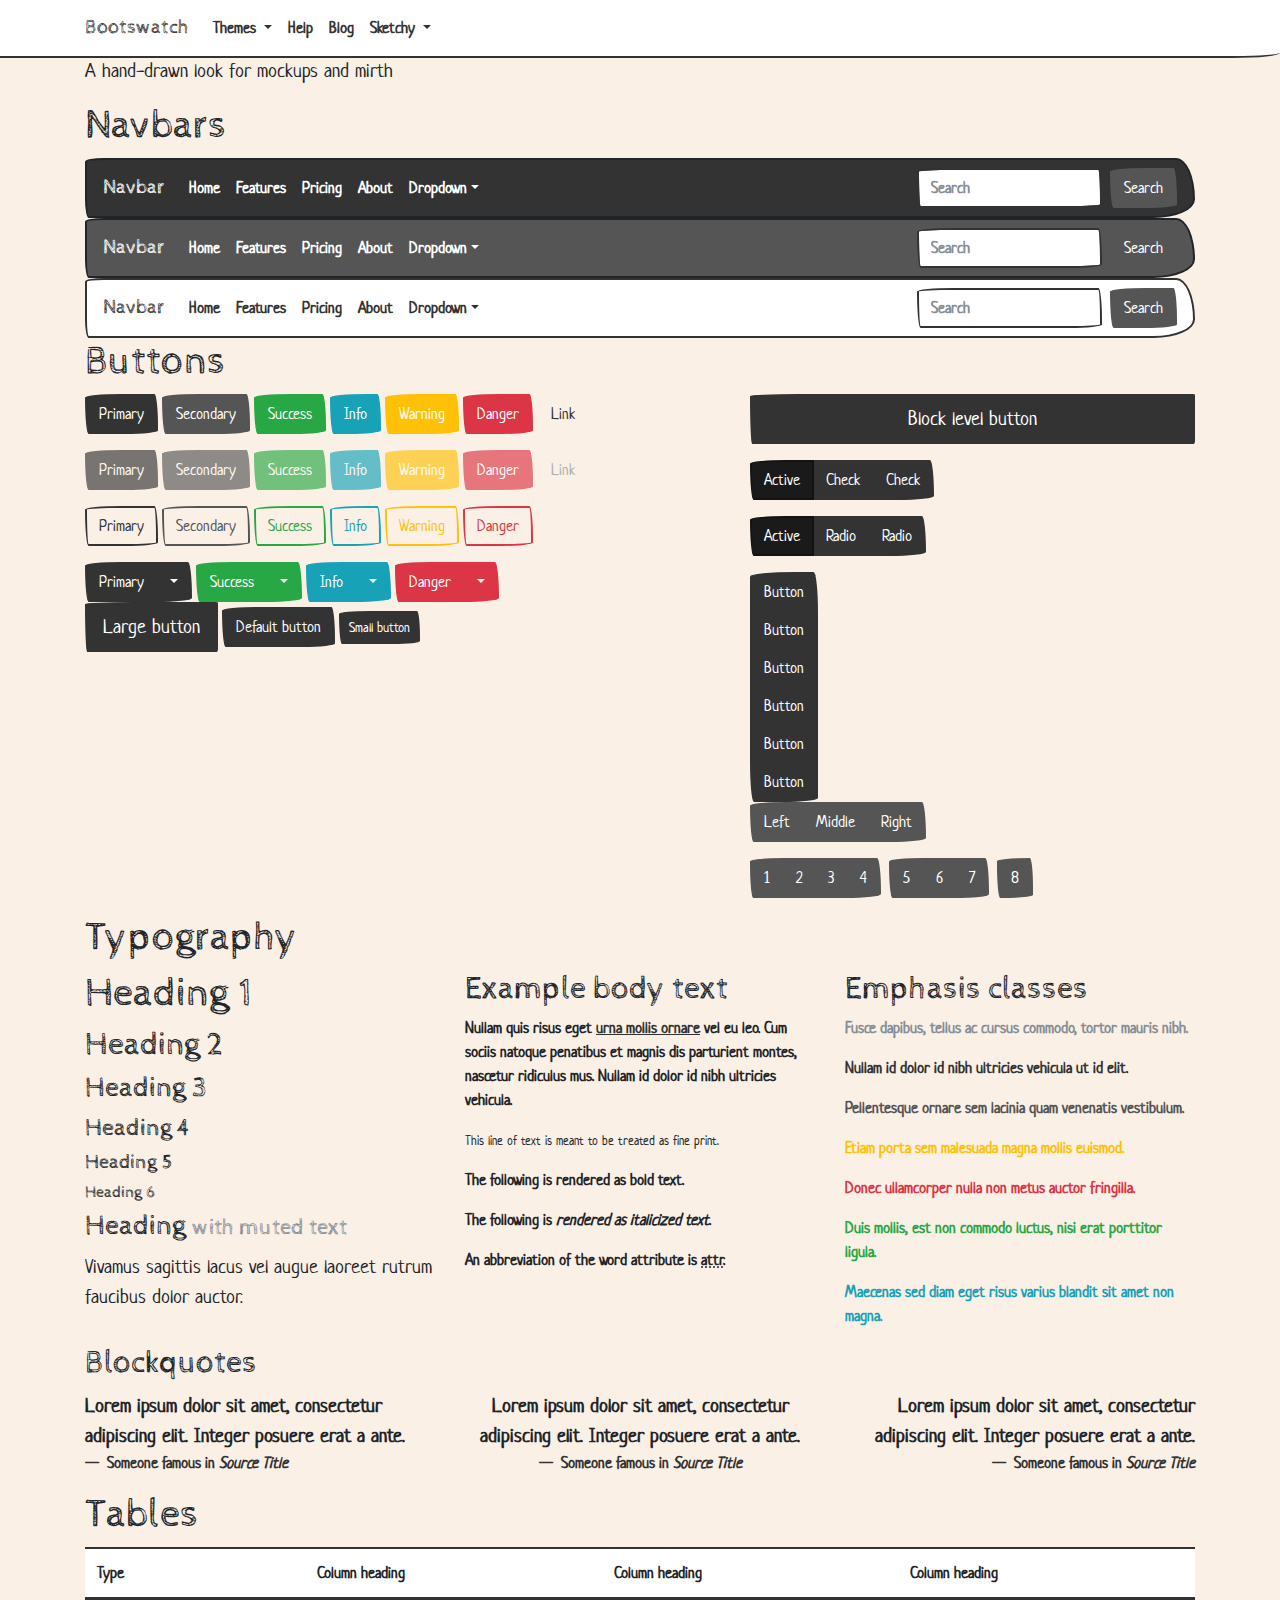
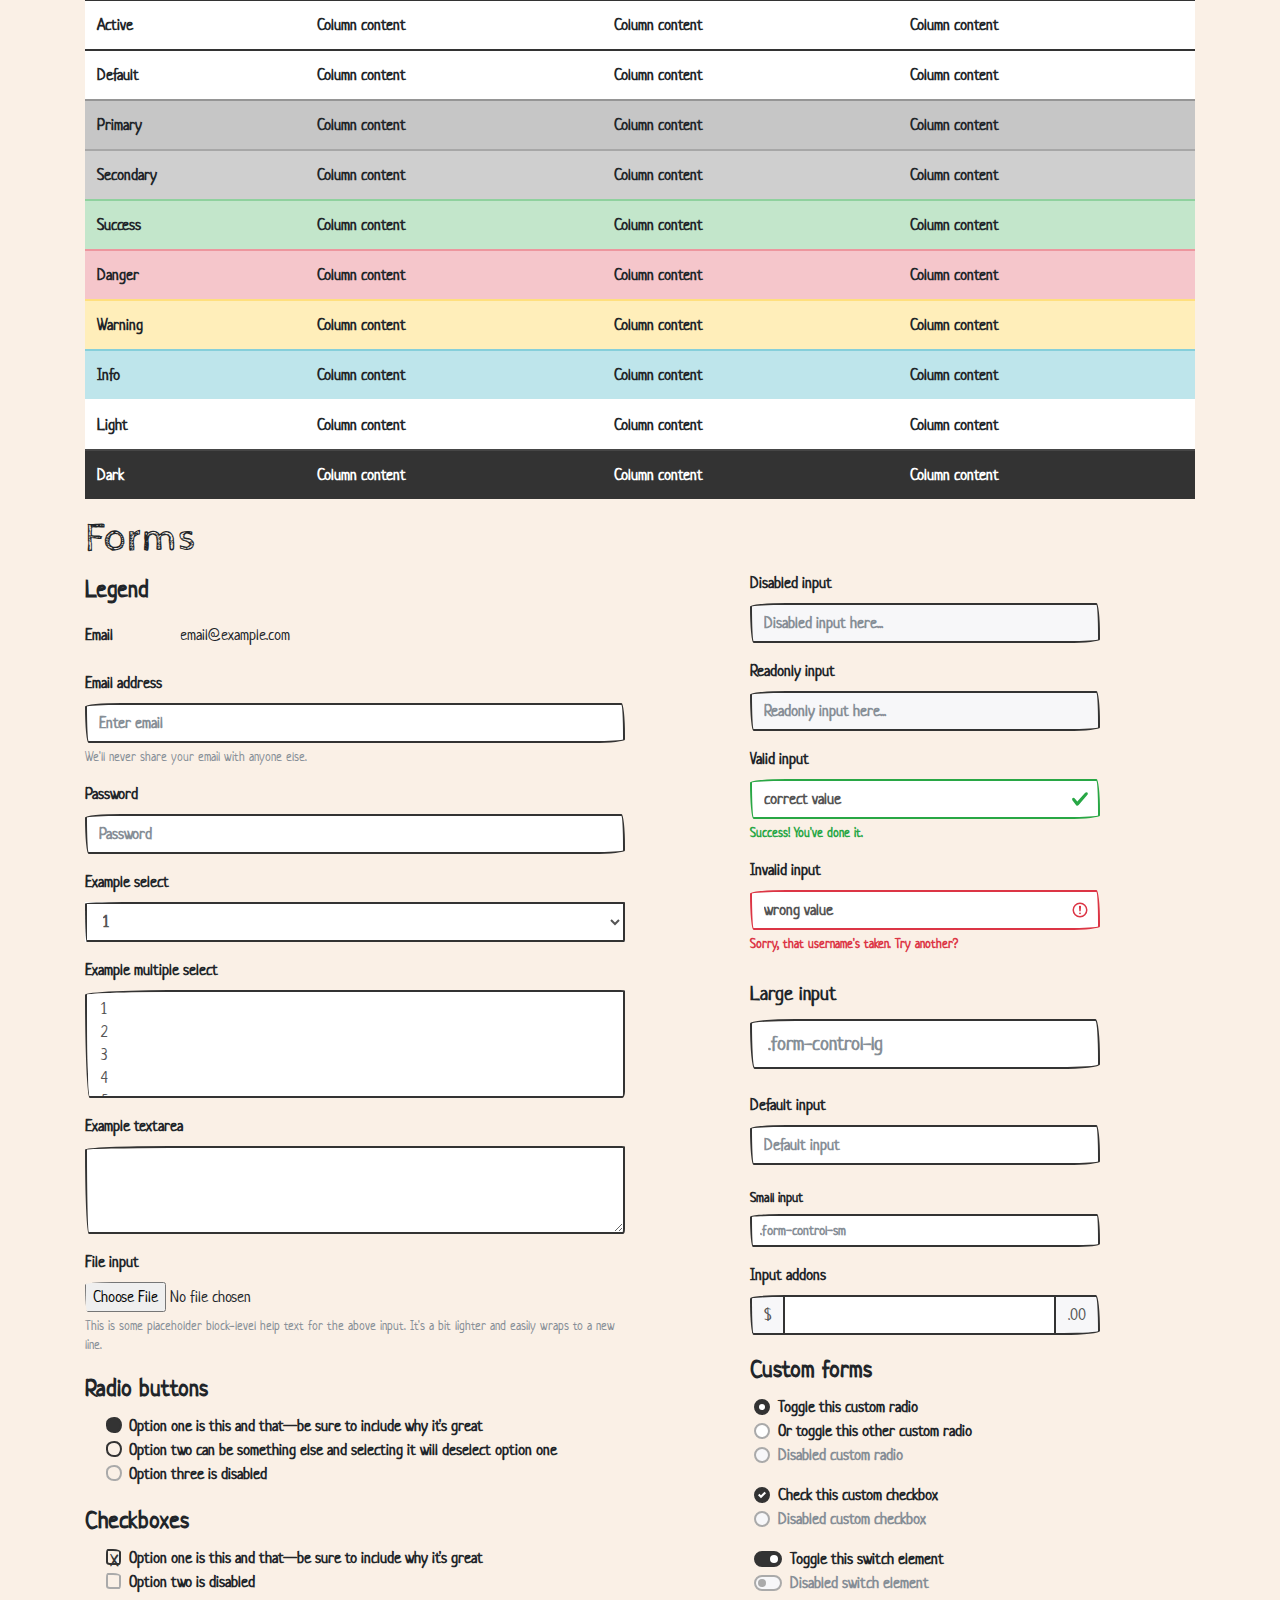
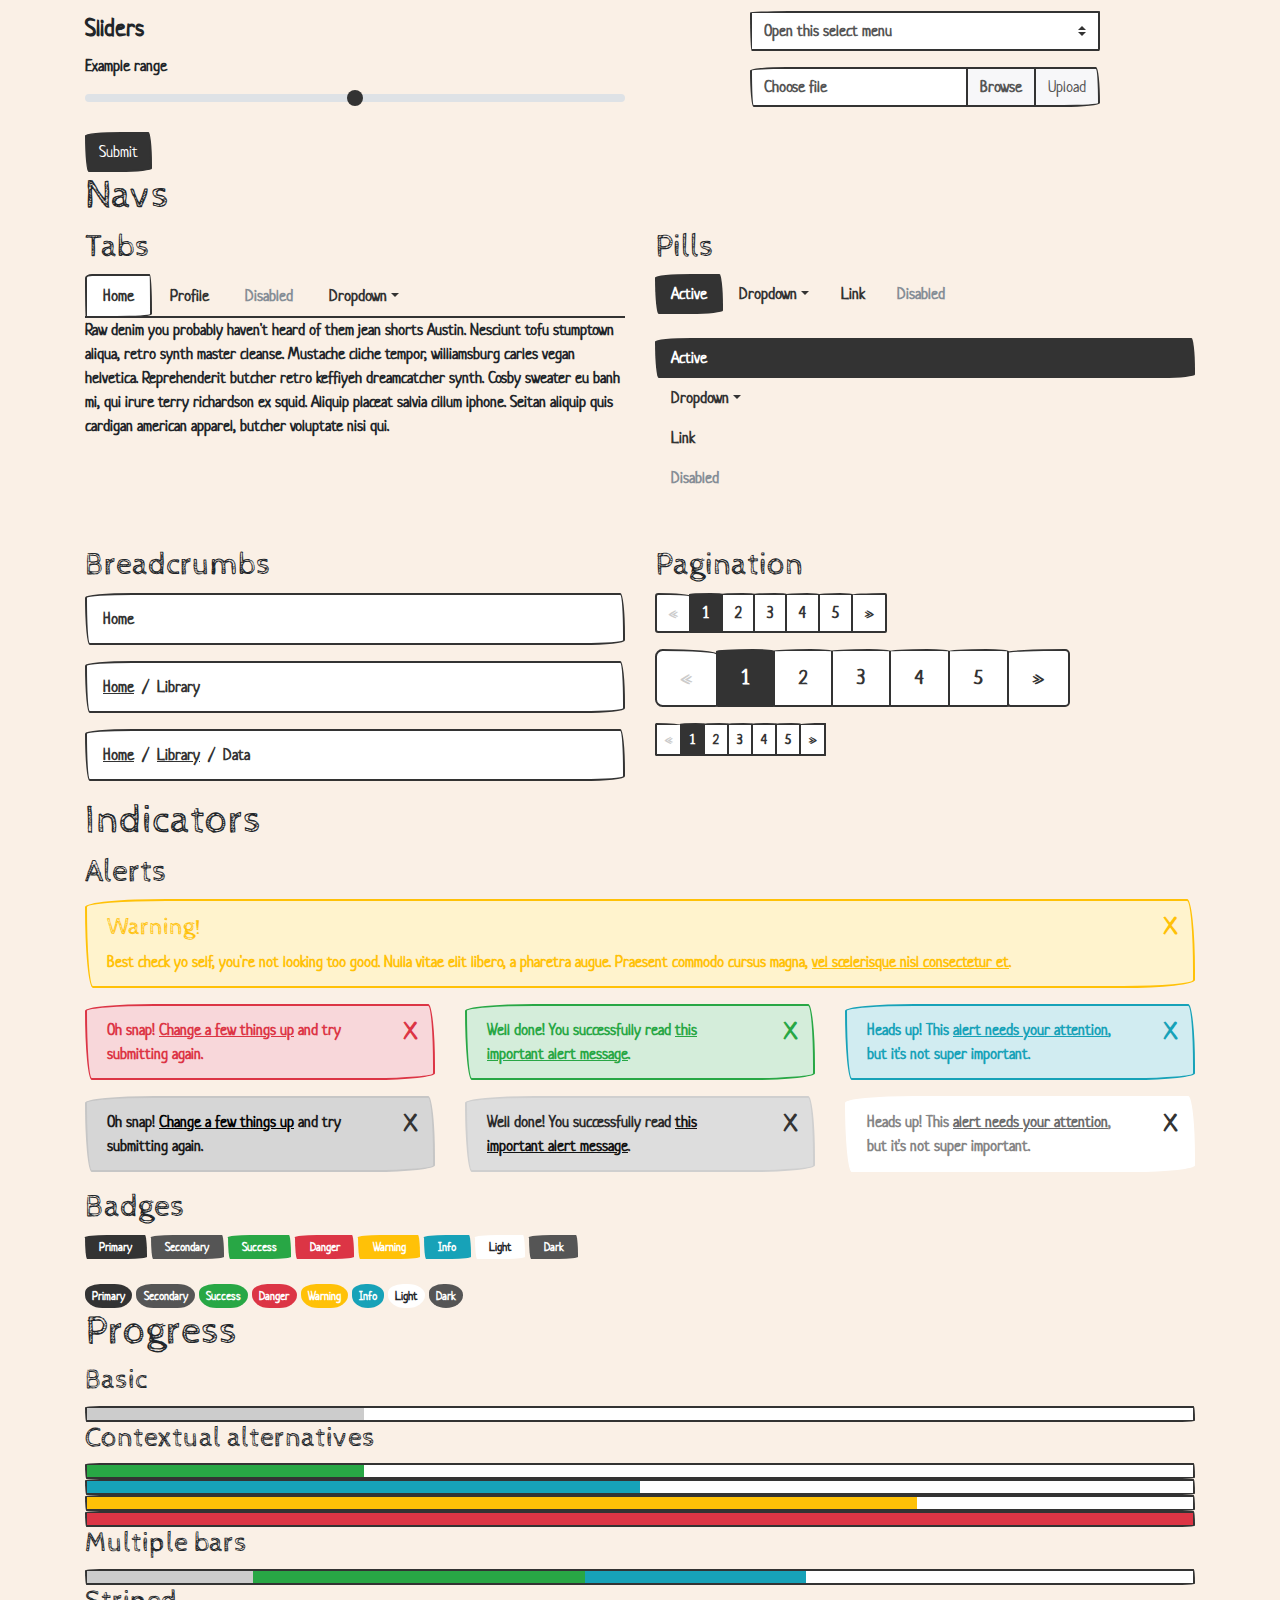
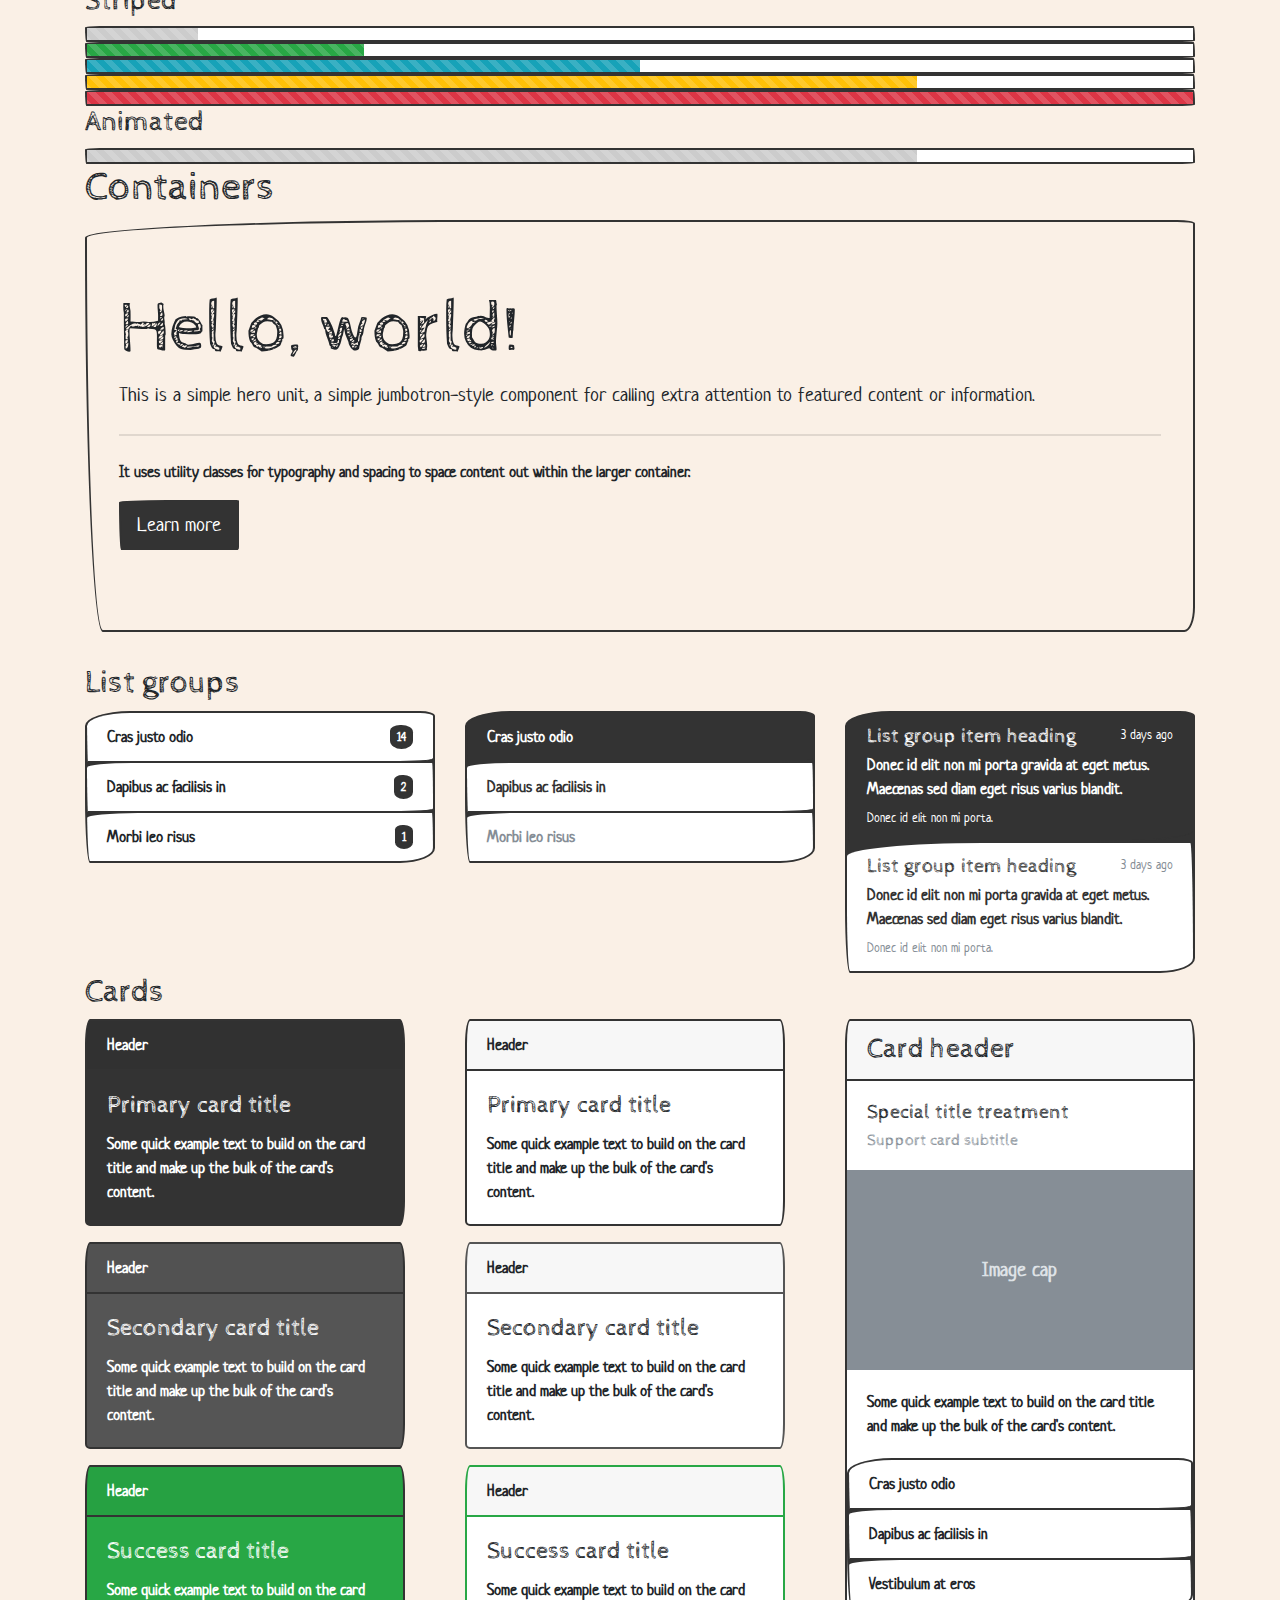
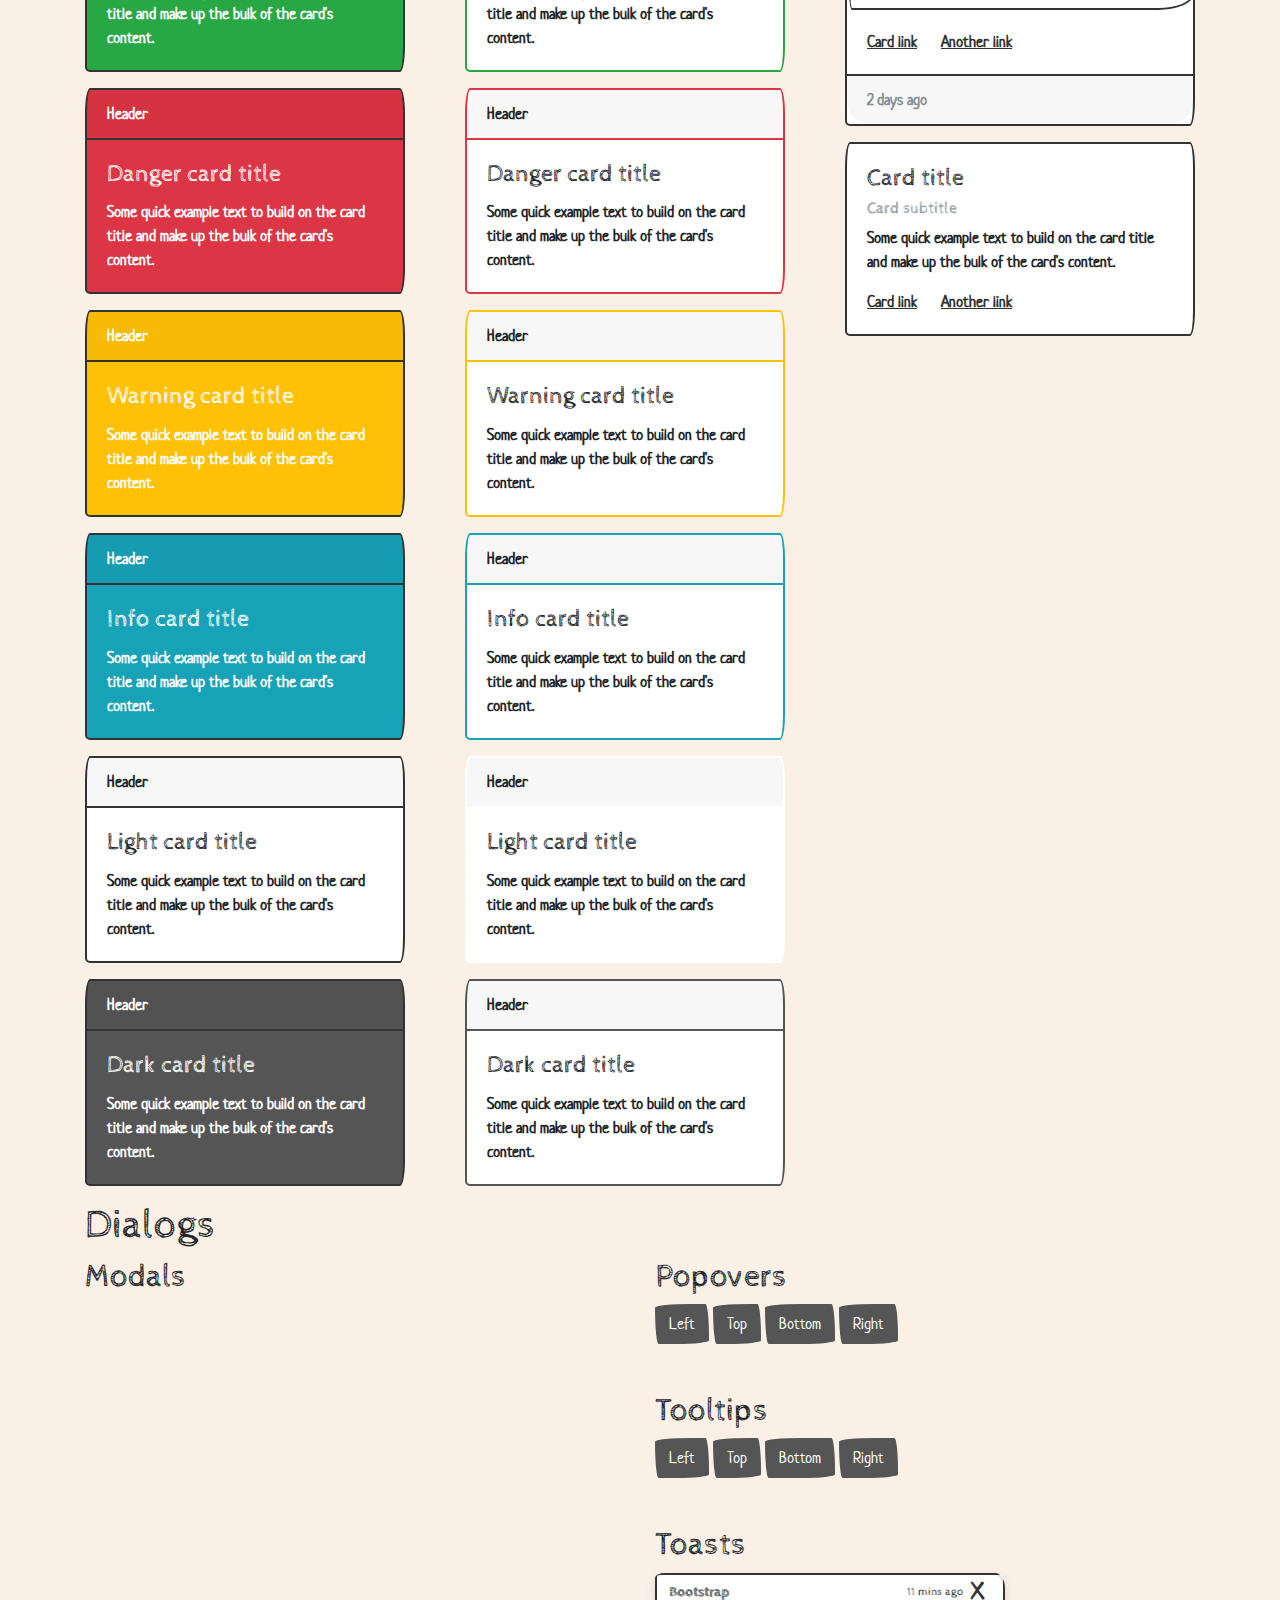
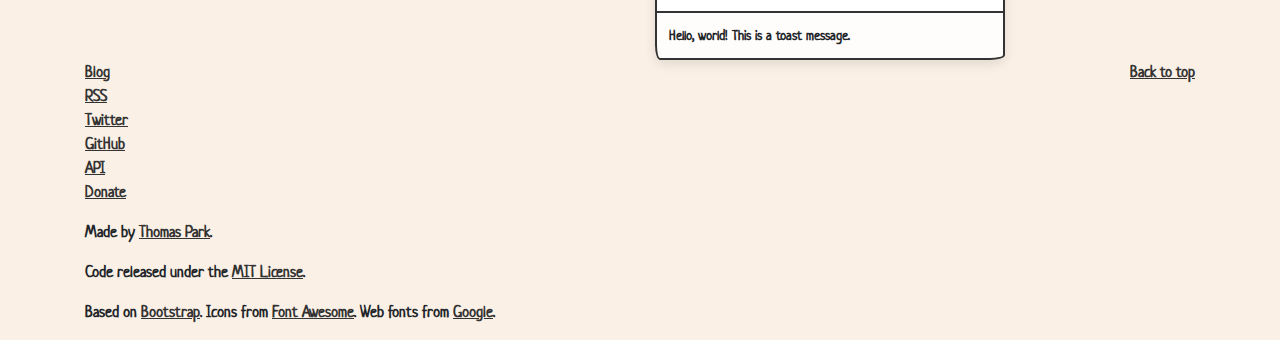
<file: boostswatch.html>
<!DOCTYPE html>
<html lang="en">
  <head>
    <meta charset="utf-8" />
    <title>Bootswatch: Sketchy</title>
    <meta name="viewport" content="width=device-width, initial-scale=1" />
    <link rel="stylesheet" href="./bootstrap.css" />
    <!-- Global Site Tag (gtag.js) - Google Analytics -->
    <script
      async
      src="https://www.googletagmanager.com/gtag/js?id=UA-23019901-1"
    ></script>
    <script>
      window.dataLayer = window.dataLayer || [];
      function gtag() {
        dataLayer.push(arguments);
      }
      gtag("js", new Date());

      gtag("config", "UA-23019901-1");
    </script>
  </head>
  <body>
    <div class="navbar navbar-expand-lg fixed-top navbar-light bg-light">
      <div class="container">
        <a href="../" class="navbar-brand">Bootswatch</a>
        <button
          class="navbar-toggler"
          type="button"
          data-toggle="collapse"
          data-target="#navbarResponsive"
          aria-controls="navbarResponsive"
          aria-expanded="false"
          aria-label="Toggle navigation"
        >
          <span class="navbar-toggler-icon"></span>
        </button>
        <div class="collapse navbar-collapse" id="navbarResponsive">
          <ul class="navbar-nav">
            <li class="nav-item dropdown">
              <a
                class="nav-link dropdown-toggle"
                data-toggle="dropdown"
                href="#"
                id="themes"
                >Themes <span class="caret"></span
              ></a>
              <div class="dropdown-menu" aria-labelledby="themes">
                <a class="dropdown-item" href="../default/">Default</a>
                <div class="dropdown-divider"></div>
                <a class="dropdown-item" href="../cerulean/">Cerulean</a>
                <a class="dropdown-item" href="../cosmo/">Cosmo</a>
                <a class="dropdown-item" href="../cyborg/">Cyborg</a>
                <a class="dropdown-item" href="../darkly/">Darkly</a>
                <a class="dropdown-item" href="../flatly/">Flatly</a>
                <a class="dropdown-item" href="../journal/">Journal</a>
                <a class="dropdown-item" href="../litera/">Litera</a>
                <a class="dropdown-item" href="../lumen/">Lumen</a>
                <a class="dropdown-item" href="../lux/">Lux</a>
                <a class="dropdown-item" href="../materia/">Materia</a>
                <a class="dropdown-item" href="../minty/">Minty</a>
                <a class="dropdown-item" href="../pulse/">Pulse</a>
                <a class="dropdown-item" href="../sandstone/">Sandstone</a>
                <a class="dropdown-item" href="../simplex/">Simplex</a>
                <a class="dropdown-item" href="../sketchy/">Sketchy</a>
                <a class="dropdown-item" href="../slate/">Slate</a>
                <a class="dropdown-item" href="../solar/">Solar</a>
                <a class="dropdown-item" href="../spacelab/">Spacelab</a>
                <a class="dropdown-item" href="../superhero/">Superhero</a>
                <a class="dropdown-item" href="../united/">United</a>
                <a class="dropdown-item" href="../yeti/">Yeti</a>
              </div>
            </li>
            <li class="nav-item">
              <a class="nav-link" href="../help/">Help</a>
            </li>
            <li class="nav-item">
              <a class="nav-link" href="https://blog.bootswatch.com/">Blog</a>
            </li>
            <li class="nav-item dropdown">
              <a
                class="nav-link dropdown-toggle"
                data-toggle="dropdown"
                href="#"
                id="download"
                >Sketchy <span class="caret"></span
              ></a>
              <div class="dropdown-menu" aria-labelledby="download">
                <a
                  class="dropdown-item"
                  rel="noopener"
                  target="_blank"
                  href="https://jsfiddle.net/bootswatch/gbuemo39/"
                  >Open in JSFiddle</a
                >
                <div class="dropdown-divider"></div>
                <a
                  class="dropdown-item"
                  href="../4/sketchy/bootstrap.min.css"
                  download
                  >bootstrap.min.css</a
                >
                <a
                  class="dropdown-item"
                  href="../4/sketchy/bootstrap.css"
                  download
                  >bootstrap.css</a
                >
                <div class="dropdown-divider"></div>
                <a
                  class="dropdown-item"
                  href="../4/sketchy/_variables.scss"
                  download
                  >_variables.scss</a
                >
                <a
                  class="dropdown-item"
                  href="../4/sketchy/_bootswatch.scss"
                  download
                  >_bootswatch.scss</a
                >
              </div>
            </li>
          </ul>
        </div>
      </div>
    </div>

    <div class="container">
      <div class="page-header" id="banner">
        <div class="row">
          <div class="col-lg-8 col-md-7 col-sm-6">
            <h1>Sketchy</h1>
            <p class="lead">A hand-drawn look for mockups and mirth</p>
          </div>
          <div class="col-lg-4 col-md-5 col-sm-6">
            <div class="sponsor">
              <script
                async
                src="https://cdn.carbonads.com/carbon.js?serve=CKYIE23N&placement=bootswatchcom"
                id="_carbonads_js"
              ></script>
            </div>
          </div>
        </div>
      </div>

      <!-- Navbar
      ================================================== -->
      <div class="bs-docs-section clearfix">
        <div class="row">
          <div class="col-lg-12">
            <div class="page-header">
              <h1 id="navbars">Navbars</h1>
            </div>

            <div class="bs-component">
              <nav class="navbar navbar-expand-lg navbar-dark bg-primary">
                <a class="navbar-brand" href="#">Navbar</a>
                <button
                  class="navbar-toggler"
                  type="button"
                  data-toggle="collapse"
                  data-target="#navbarColor01"
                  aria-controls="navbarColor01"
                  aria-expanded="false"
                  aria-label="Toggle navigation"
                >
                  <span class="navbar-toggler-icon"></span>
                </button>

                <div class="collapse navbar-collapse" id="navbarColor01">
                  <ul class="navbar-nav mr-auto">
                    <li class="nav-item active">
                      <a class="nav-link" href="#"
                        >Home
                        <span class="sr-only">(current)</span>
                      </a>
                    </li>
                    <li class="nav-item">
                      <a class="nav-link" href="#">Features</a>
                    </li>
                    <li class="nav-item">
                      <a class="nav-link" href="#">Pricing</a>
                    </li>
                    <li class="nav-item">
                      <a class="nav-link" href="#">About</a>
                    </li>
                    <li class="nav-item dropdown">
                      <a
                        class="nav-link dropdown-toggle"
                        data-toggle="dropdown"
                        href="#"
                        role="button"
                        aria-haspopup="true"
                        aria-expanded="false"
                        >Dropdown</a
                      >
                      <div class="dropdown-menu">
                        <a class="dropdown-item" href="#">Action</a>
                        <a class="dropdown-item" href="#">Another action</a>
                        <a class="dropdown-item" href="#"
                          >Something else here</a
                        >
                        <div class="dropdown-divider"></div>
                        <a class="dropdown-item" href="#">Separated link</a>
                      </div>
                    </li>
                  </ul>
                  <form class="form-inline my-2 my-lg-0">
                    <input
                      class="form-control mr-sm-2"
                      type="text"
                      placeholder="Search"
                    />
                    <button
                      class="btn btn-secondary my-2 my-sm-0"
                      type="submit"
                    >
                      Search
                    </button>
                  </form>
                </div>
              </nav>
            </div>

            <div class="bs-component">
              <nav class="navbar navbar-expand-lg navbar-dark bg-dark">
                <a class="navbar-brand" href="#">Navbar</a>
                <button
                  class="navbar-toggler"
                  type="button"
                  data-toggle="collapse"
                  data-target="#navbarColor02"
                  aria-controls="navbarColor02"
                  aria-expanded="false"
                  aria-label="Toggle navigation"
                >
                  <span class="navbar-toggler-icon"></span>
                </button>

                <div class="collapse navbar-collapse" id="navbarColor02">
                  <ul class="navbar-nav mr-auto">
                    <li class="nav-item active">
                      <a class="nav-link" href="#"
                        >Home
                        <span class="sr-only">(current)</span>
                      </a>
                    </li>
                    <li class="nav-item">
                      <a class="nav-link" href="#">Features</a>
                    </li>
                    <li class="nav-item">
                      <a class="nav-link" href="#">Pricing</a>
                    </li>
                    <li class="nav-item">
                      <a class="nav-link" href="#">About</a>
                    </li>
                    <li class="nav-item dropdown">
                      <a
                        class="nav-link dropdown-toggle"
                        data-toggle="dropdown"
                        href="#"
                        role="button"
                        aria-haspopup="true"
                        aria-expanded="false"
                        >Dropdown</a
                      >
                      <div class="dropdown-menu">
                        <a class="dropdown-item" href="#">Action</a>
                        <a class="dropdown-item" href="#">Another action</a>
                        <a class="dropdown-item" href="#"
                          >Something else here</a
                        >
                        <div class="dropdown-divider"></div>
                        <a class="dropdown-item" href="#">Separated link</a>
                      </div>
                    </li>
                  </ul>
                  <form class="form-inline my-2 my-lg-0">
                    <input
                      class="form-control mr-sm-2"
                      type="text"
                      placeholder="Search"
                    />
                    <button
                      class="btn btn-secondary my-2 my-sm-0"
                      type="submit"
                    >
                      Search
                    </button>
                  </form>
                </div>
              </nav>
            </div>

            <div class="bs-component">
              <nav class="navbar navbar-expand-lg navbar-light bg-light">
                <a class="navbar-brand" href="#">Navbar</a>
                <button
                  class="navbar-toggler"
                  type="button"
                  data-toggle="collapse"
                  data-target="#navbarColor03"
                  aria-controls="navbarColor03"
                  aria-expanded="false"
                  aria-label="Toggle navigation"
                >
                  <span class="navbar-toggler-icon"></span>
                </button>

                <div class="collapse navbar-collapse" id="navbarColor03">
                  <ul class="navbar-nav mr-auto">
                    <li class="nav-item active">
                      <a class="nav-link" href="#"
                        >Home
                        <span class="sr-only">(current)</span>
                      </a>
                    </li>
                    <li class="nav-item">
                      <a class="nav-link" href="#">Features</a>
                    </li>
                    <li class="nav-item">
                      <a class="nav-link" href="#">Pricing</a>
                    </li>
                    <li class="nav-item">
                      <a class="nav-link" href="#">About</a>
                    </li>
                    <li class="nav-item dropdown">
                      <a
                        class="nav-link dropdown-toggle"
                        data-toggle="dropdown"
                        href="#"
                        role="button"
                        aria-haspopup="true"
                        aria-expanded="false"
                        >Dropdown</a
                      >
                      <div class="dropdown-menu">
                        <a class="dropdown-item" href="#">Action</a>
                        <a class="dropdown-item" href="#">Another action</a>
                        <a class="dropdown-item" href="#"
                          >Something else here</a
                        >
                        <div class="dropdown-divider"></div>
                        <a class="dropdown-item" href="#">Separated link</a>
                      </div>
                    </li>
                  </ul>
                  <form class="form-inline my-2 my-lg-0">
                    <input
                      class="form-control mr-sm-2"
                      type="text"
                      placeholder="Search"
                    />
                    <button
                      class="btn btn-secondary my-2 my-sm-0"
                      type="submit"
                    >
                      Search
                    </button>
                  </form>
                </div>
              </nav>
            </div>
          </div>
        </div>
      </div>

      <!-- Buttons
      ================================================== -->
      <div class="bs-docs-section">
        <div class="page-header">
          <div class="row">
            <div class="col-lg-12">
              <h1 id="buttons">Buttons</h1>
            </div>
          </div>
        </div>

        <div class="row">
          <div class="col-lg-7">
            <p class="bs-component">
              <button type="button" class="btn btn-primary">Primary</button>
              <button type="button" class="btn btn-secondary">Secondary</button>
              <button type="button" class="btn btn-success">Success</button>
              <button type="button" class="btn btn-info">Info</button>
              <button type="button" class="btn btn-warning">Warning</button>
              <button type="button" class="btn btn-danger">Danger</button>
              <button type="button" class="btn btn-link">Link</button>
            </p>

            <p class="bs-component">
              <button type="button" class="btn btn-primary disabled">
                Primary
              </button>
              <button type="button" class="btn btn-secondary disabled">
                Secondary
              </button>
              <button type="button" class="btn btn-success disabled">
                Success
              </button>
              <button type="button" class="btn btn-info disabled">Info</button>
              <button type="button" class="btn btn-warning disabled">
                Warning
              </button>
              <button type="button" class="btn btn-danger disabled">
                Danger
              </button>
              <button type="button" class="btn btn-link disabled">Link</button>
            </p>

            <p class="bs-component">
              <button type="button" class="btn btn-outline-primary">
                Primary
              </button>
              <button type="button" class="btn btn-outline-secondary">
                Secondary
              </button>
              <button type="button" class="btn btn-outline-success">
                Success
              </button>
              <button type="button" class="btn btn-outline-info">Info</button>
              <button type="button" class="btn btn-outline-warning">
                Warning
              </button>
              <button type="button" class="btn btn-outline-danger">
                Danger
              </button>
            </p>

            <div class="bs-component">
              <div
                class="btn-group"
                role="group"
                aria-label="Button group with nested dropdown"
              >
                <button type="button" class="btn btn-primary">Primary</button>
                <div class="btn-group" role="group">
                  <button
                    id="btnGroupDrop1"
                    type="button"
                    class="btn btn-primary dropdown-toggle"
                    data-toggle="dropdown"
                    aria-haspopup="true"
                    aria-expanded="false"
                  ></button>
                  <div class="dropdown-menu" aria-labelledby="btnGroupDrop1">
                    <a class="dropdown-item" href="#">Dropdown link</a>
                    <a class="dropdown-item" href="#">Dropdown link</a>
                  </div>
                </div>
              </div>

              <div
                class="btn-group"
                role="group"
                aria-label="Button group with nested dropdown"
              >
                <button type="button" class="btn btn-success">Success</button>
                <div class="btn-group" role="group">
                  <button
                    id="btnGroupDrop2"
                    type="button"
                    class="btn btn-success dropdown-toggle"
                    data-toggle="dropdown"
                    aria-haspopup="true"
                    aria-expanded="false"
                  ></button>
                  <div class="dropdown-menu" aria-labelledby="btnGroupDrop2">
                    <a class="dropdown-item" href="#">Dropdown link</a>
                    <a class="dropdown-item" href="#">Dropdown link</a>
                  </div>
                </div>
              </div>

              <div
                class="btn-group"
                role="group"
                aria-label="Button group with nested dropdown"
              >
                <button type="button" class="btn btn-info">Info</button>
                <div class="btn-group" role="group">
                  <button
                    id="btnGroupDrop3"
                    type="button"
                    class="btn btn-info dropdown-toggle"
                    data-toggle="dropdown"
                    aria-haspopup="true"
                    aria-expanded="false"
                  ></button>
                  <div class="dropdown-menu" aria-labelledby="btnGroupDrop3">
                    <a class="dropdown-item" href="#">Dropdown link</a>
                    <a class="dropdown-item" href="#">Dropdown link</a>
                  </div>
                </div>
              </div>

              <div
                class="btn-group"
                role="group"
                aria-label="Button group with nested dropdown"
              >
                <button type="button" class="btn btn-danger">Danger</button>
                <div class="btn-group" role="group">
                  <button
                    id="btnGroupDrop4"
                    type="button"
                    class="btn btn-danger dropdown-toggle"
                    data-toggle="dropdown"
                    aria-haspopup="true"
                    aria-expanded="false"
                  ></button>
                  <div class="dropdown-menu" aria-labelledby="btnGroupDrop4">
                    <a class="dropdown-item" href="#">Dropdown link</a>
                    <a class="dropdown-item" href="#">Dropdown link</a>
                  </div>
                </div>
              </div>
            </div>

            <div class="bs-component">
              <button type="button" class="btn btn-primary btn-lg">
                Large button
              </button>
              <button type="button" class="btn btn-primary">
                Default button
              </button>
              <button type="button" class="btn btn-primary btn-sm">
                Small button
              </button>
            </div>
          </div>
          <div class="col-lg-5">
            <p class="bs-component">
              <button type="button" class="btn btn-primary btn-lg btn-block">
                Block level button
              </button>
            </p>

            <div class="bs-component mb-3">
              <div class="btn-group btn-group-toggle" data-toggle="buttons">
                <label class="btn btn-primary active">
                  <input type="checkbox" checked autocomplete="off" /> Active
                </label>
                <label class="btn btn-primary">
                  <input type="checkbox" autocomplete="off" /> Check
                </label>
                <label class="btn btn-primary">
                  <input type="checkbox" autocomplete="off" /> Check
                </label>
              </div>
            </div>

            <div class="bs-component mb-3">
              <div class="btn-group btn-group-toggle" data-toggle="buttons">
                <label class="btn btn-primary active">
                  <input
                    type="radio"
                    name="options"
                    id="option1"
                    autocomplete="off"
                    checked
                  />
                  Active
                </label>
                <label class="btn btn-primary">
                  <input
                    type="radio"
                    name="options"
                    id="option2"
                    autocomplete="off"
                  />
                  Radio
                </label>
                <label class="btn btn-primary">
                  <input
                    type="radio"
                    name="options"
                    id="option3"
                    autocomplete="off"
                  />
                  Radio
                </label>
              </div>
            </div>

            <div class="bs-component">
              <div class="btn-group-vertical">
                <button type="button" class="btn btn-primary">Button</button>
                <button type="button" class="btn btn-primary">Button</button>
                <button type="button" class="btn btn-primary">Button</button>
                <button type="button" class="btn btn-primary">Button</button>
                <button type="button" class="btn btn-primary">Button</button>
                <button type="button" class="btn btn-primary">Button</button>
              </div>
            </div>

            <div class="bs-component mb-3">
              <div class="btn-group" role="group" aria-label="Basic example">
                <button type="button" class="btn btn-secondary">Left</button>
                <button type="button" class="btn btn-secondary">Middle</button>
                <button type="button" class="btn btn-secondary">Right</button>
              </div>
            </div>

            <div class="bs-component mb-3">
              <div
                class="btn-toolbar"
                role="toolbar"
                aria-label="Toolbar with button groups"
              >
                <div
                  class="btn-group mr-2"
                  role="group"
                  aria-label="First group"
                >
                  <button type="button" class="btn btn-secondary">1</button>
                  <button type="button" class="btn btn-secondary">2</button>
                  <button type="button" class="btn btn-secondary">3</button>
                  <button type="button" class="btn btn-secondary">4</button>
                </div>
                <div
                  class="btn-group mr-2"
                  role="group"
                  aria-label="Second group"
                >
                  <button type="button" class="btn btn-secondary">5</button>
                  <button type="button" class="btn btn-secondary">6</button>
                  <button type="button" class="btn btn-secondary">7</button>
                </div>
                <div class="btn-group" role="group" aria-label="Third group">
                  <button type="button" class="btn btn-secondary">8</button>
                </div>
              </div>
            </div>
          </div>
        </div>
      </div>

      <!-- Typography
      ================================================== -->
      <div class="bs-docs-section">
        <div class="row">
          <div class="col-lg-12">
            <div class="page-header">
              <h1 id="typography">Typography</h1>
            </div>
          </div>
        </div>

        <!-- Headings -->

        <div class="row">
          <div class="col-lg-4">
            <div class="bs-component">
              <h1>Heading 1</h1>
              <h2>Heading 2</h2>
              <h3>Heading 3</h3>
              <h4>Heading 4</h4>
              <h5>Heading 5</h5>
              <h6>Heading 6</h6>
              <h3>
                Heading
                <small class="text-muted">with muted text</small>
              </h3>
              <p class="lead">
                Vivamus sagittis lacus vel augue laoreet rutrum faucibus dolor
                auctor.
              </p>
            </div>
          </div>
          <div class="col-lg-4">
            <div class="bs-component">
              <h2>Example body text</h2>
              <p>
                Nullam quis risus eget <a href="#">urna mollis ornare</a> vel eu
                leo. Cum sociis natoque penatibus et magnis dis parturient
                montes, nascetur ridiculus mus. Nullam id dolor id nibh
                ultricies vehicula.
              </p>
              <p>
                <small
                  >This line of text is meant to be treated as fine
                  print.</small
                >
              </p>
              <p>The following is <strong>rendered as bold text</strong>.</p>
              <p>The following is <em>rendered as italicized text</em>.</p>
              <p>
                An abbreviation of the word attribute is
                <abbr title="attribute">attr</abbr>.
              </p>
            </div>
          </div>
          <div class="col-lg-4">
            <div class="bs-component">
              <h2>Emphasis classes</h2>
              <p class="text-muted">
                Fusce dapibus, tellus ac cursus commodo, tortor mauris nibh.
              </p>
              <p class="text-primary">
                Nullam id dolor id nibh ultricies vehicula ut id elit.
              </p>
              <p class="text-secondary">
                Pellentesque ornare sem lacinia quam venenatis vestibulum.
              </p>
              <p class="text-warning">
                Etiam porta sem malesuada magna mollis euismod.
              </p>
              <p class="text-danger">
                Donec ullamcorper nulla non metus auctor fringilla.
              </p>
              <p class="text-success">
                Duis mollis, est non commodo luctus, nisi erat porttitor ligula.
              </p>
              <p class="text-info">
                Maecenas sed diam eget risus varius blandit sit amet non magna.
              </p>
            </div>
          </div>
        </div>

        <!-- Blockquotes -->

        <div class="row">
          <div class="col-lg-12">
            <h2 id="type-blockquotes">Blockquotes</h2>
          </div>
        </div>
        <div class="row">
          <div class="col-lg-4">
            <div class="bs-component">
              <blockquote class="blockquote">
                <p class="mb-0">
                  Lorem ipsum dolor sit amet, consectetur adipiscing elit.
                  Integer posuere erat a ante.
                </p>
                <footer class="blockquote-footer">
                  Someone famous in
                  <cite title="Source Title">Source Title</cite>
                </footer>
              </blockquote>
            </div>
          </div>
          <div class="col-lg-4">
            <div class="bs-component">
              <blockquote class="blockquote text-center">
                <p class="mb-0">
                  Lorem ipsum dolor sit amet, consectetur adipiscing elit.
                  Integer posuere erat a ante.
                </p>
                <footer class="blockquote-footer">
                  Someone famous in
                  <cite title="Source Title">Source Title</cite>
                </footer>
              </blockquote>
            </div>
          </div>
          <div class="col-lg-4">
            <div class="bs-component">
              <blockquote class="blockquote text-right">
                <p class="mb-0">
                  Lorem ipsum dolor sit amet, consectetur adipiscing elit.
                  Integer posuere erat a ante.
                </p>
                <footer class="blockquote-footer">
                  Someone famous in
                  <cite title="Source Title">Source Title</cite>
                </footer>
              </blockquote>
            </div>
          </div>
        </div>
      </div>

      <!-- Tables
      ================================================== -->
      <div class="bs-docs-section">
        <div class="row">
          <div class="col-lg-12">
            <div class="page-header">
              <h1 id="tables">Tables</h1>
            </div>

            <div class="bs-component">
              <table class="table table-hover">
                <thead>
                  <tr>
                    <th scope="col">Type</th>
                    <th scope="col">Column heading</th>
                    <th scope="col">Column heading</th>
                    <th scope="col">Column heading</th>
                  </tr>
                </thead>
                <tbody>
                  <tr class="table-active">
                    <th scope="row">Active</th>
                    <td>Column content</td>
                    <td>Column content</td>
                    <td>Column content</td>
                  </tr>
                  <tr>
                    <th scope="row">Default</th>
                    <td>Column content</td>
                    <td>Column content</td>
                    <td>Column content</td>
                  </tr>
                  <tr class="table-primary">
                    <th scope="row">Primary</th>
                    <td>Column content</td>
                    <td>Column content</td>
                    <td>Column content</td>
                  </tr>
                  <tr class="table-secondary">
                    <th scope="row">Secondary</th>
                    <td>Column content</td>
                    <td>Column content</td>
                    <td>Column content</td>
                  </tr>
                  <tr class="table-success">
                    <th scope="row">Success</th>
                    <td>Column content</td>
                    <td>Column content</td>
                    <td>Column content</td>
                  </tr>
                  <tr class="table-danger">
                    <th scope="row">Danger</th>
                    <td>Column content</td>
                    <td>Column content</td>
                    <td>Column content</td>
                  </tr>
                  <tr class="table-warning">
                    <th scope="row">Warning</th>
                    <td>Column content</td>
                    <td>Column content</td>
                    <td>Column content</td>
                  </tr>
                  <tr class="table-info">
                    <th scope="row">Info</th>
                    <td>Column content</td>
                    <td>Column content</td>
                    <td>Column content</td>
                  </tr>
                  <tr class="table-light">
                    <th scope="row">Light</th>
                    <td>Column content</td>
                    <td>Column content</td>
                    <td>Column content</td>
                  </tr>
                  <tr class="table-dark">
                    <th scope="row">Dark</th>
                    <td>Column content</td>
                    <td>Column content</td>
                    <td>Column content</td>
                  </tr>
                </tbody>
              </table>
            </div>
            <!-- /example -->
          </div>
        </div>
      </div>

      <!-- Forms
      ================================================== -->
      <div class="bs-docs-section">
        <div class="row">
          <div class="col-lg-12">
            <div class="page-header">
              <h1 id="forms">Forms</h1>
            </div>
          </div>
        </div>

        <div class="row">
          <div class="col-lg-6">
            <div class="bs-component">
              <form>
                <fieldset>
                  <legend>Legend</legend>
                  <div class="form-group row">
                    <label for="staticEmail" class="col-sm-2 col-form-label"
                      >Email</label
                    >
                    <div class="col-sm-10">
                      <input
                        type="text"
                        readonly
                        class="form-control-plaintext"
                        id="staticEmail"
                        value="email@example.com"
                      />
                    </div>
                  </div>
                  <div class="form-group">
                    <label for="exampleInputEmail1">Email address</label>
                    <input
                      type="email"
                      class="form-control"
                      id="exampleInputEmail1"
                      aria-describedby="emailHelp"
                      placeholder="Enter email"
                    />
                    <small id="emailHelp" class="form-text text-muted"
                      >We'll never share your email with anyone else.</small
                    >
                  </div>
                  <div class="form-group">
                    <label for="exampleInputPassword1">Password</label>
                    <input
                      type="password"
                      class="form-control"
                      id="exampleInputPassword1"
                      placeholder="Password"
                    />
                  </div>
                  <div class="form-group">
                    <label for="exampleSelect1">Example select</label>
                    <select class="form-control" id="exampleSelect1">
                      <option>1</option>
                      <option>2</option>
                      <option>3</option>
                      <option>4</option>
                      <option>5</option>
                    </select>
                  </div>
                  <div class="form-group">
                    <label for="exampleSelect2">Example multiple select</label>
                    <select multiple class="form-control" id="exampleSelect2">
                      <option>1</option>
                      <option>2</option>
                      <option>3</option>
                      <option>4</option>
                      <option>5</option>
                    </select>
                  </div>
                  <div class="form-group">
                    <label for="exampleTextarea">Example textarea</label>
                    <textarea
                      class="form-control"
                      id="exampleTextarea"
                      rows="3"
                    ></textarea>
                  </div>
                  <div class="form-group">
                    <label for="exampleInputFile">File input</label>
                    <input
                      type="file"
                      class="form-control-file"
                      id="exampleInputFile"
                      aria-describedby="fileHelp"
                    />
                    <small id="fileHelp" class="form-text text-muted"
                      >This is some placeholder block-level help text for the
                      above input. It's a bit lighter and easily wraps to a new
                      line.</small
                    >
                  </div>
                  <fieldset class="form-group">
                    <legend>Radio buttons</legend>
                    <div class="form-check">
                      <label class="form-check-label">
                        <input
                          type="radio"
                          class="form-check-input"
                          name="optionsRadios"
                          id="optionsRadios1"
                          value="option1"
                          checked
                        />
                        Option one is this and that&mdash;be sure to include why
                        it's great
                      </label>
                    </div>
                    <div class="form-check">
                      <label class="form-check-label">
                        <input
                          type="radio"
                          class="form-check-input"
                          name="optionsRadios"
                          id="optionsRadios2"
                          value="option2"
                        />
                        Option two can be something else and selecting it will
                        deselect option one
                      </label>
                    </div>
                    <div class="form-check disabled">
                      <label class="form-check-label">
                        <input
                          type="radio"
                          class="form-check-input"
                          name="optionsRadios"
                          id="optionsRadios3"
                          value="option3"
                          disabled
                        />
                        Option three is disabled
                      </label>
                    </div>
                  </fieldset>
                  <fieldset class="form-group">
                    <legend>Checkboxes</legend>
                    <div class="form-check">
                      <label class="form-check-label">
                        <input
                          class="form-check-input"
                          type="checkbox"
                          value=""
                          checked
                        />
                        Option one is this and that&mdash;be sure to include why
                        it's great
                      </label>
                    </div>
                    <div class="form-check disabled">
                      <label class="form-check-label">
                        <input
                          class="form-check-input"
                          type="checkbox"
                          value=""
                          disabled
                        />
                        Option two is disabled
                      </label>
                    </div>
                  </fieldset>
                  <fieldset class="form-group">
                    <legend>Sliders</legend>
                    <label for="customRange1">Example range</label>
                    <input
                      type="range"
                      class="custom-range"
                      id="customRange1"
                    />
                  </fieldset>
                  <button type="submit" class="btn btn-primary">Submit</button>
                </fieldset>
              </form>
            </div>
          </div>
          <div class="col-lg-4 offset-lg-1">
            <form class="bs-component">
              <div class="form-group">
                <fieldset disabled>
                  <label class="control-label" for="disabledInput"
                    >Disabled input</label
                  >
                  <input
                    class="form-control"
                    id="disabledInput"
                    type="text"
                    placeholder="Disabled input here..."
                    disabled
                  />
                </fieldset>
              </div>

              <div class="form-group">
                <fieldset>
                  <label class="control-label" for="readOnlyInput"
                    >Readonly input</label
                  >
                  <input
                    class="form-control"
                    id="readOnlyInput"
                    type="text"
                    placeholder="Readonly input here..."
                    readonly
                  />
                </fieldset>
              </div>

              <div class="form-group has-success">
                <label class="form-control-label" for="inputValid"
                  >Valid input</label
                >
                <input
                  type="text"
                  value="correct value"
                  class="form-control is-valid"
                  id="inputValid"
                />
                <div class="valid-feedback">Success! You've done it.</div>
              </div>

              <div class="form-group has-danger">
                <label class="form-control-label" for="inputInvalid"
                  >Invalid input</label
                >
                <input
                  type="text"
                  value="wrong value"
                  class="form-control is-invalid"
                  id="inputInvalid"
                />
                <div class="invalid-feedback">
                  Sorry, that username's taken. Try another?
                </div>
              </div>

              <div class="form-group">
                <label class="col-form-label col-form-label-lg" for="inputLarge"
                  >Large input</label
                >
                <input
                  class="form-control form-control-lg"
                  type="text"
                  placeholder=".form-control-lg"
                  id="inputLarge"
                />
              </div>

              <div class="form-group">
                <label class="col-form-label" for="inputDefault"
                  >Default input</label
                >
                <input
                  type="text"
                  class="form-control"
                  placeholder="Default input"
                  id="inputDefault"
                />
              </div>

              <div class="form-group">
                <label class="col-form-label col-form-label-sm" for="inputSmall"
                  >Small input</label
                >
                <input
                  class="form-control form-control-sm"
                  type="text"
                  placeholder=".form-control-sm"
                  id="inputSmall"
                />
              </div>

              <div class="form-group">
                <label class="control-label">Input addons</label>
                <div class="form-group">
                  <div class="input-group mb-3">
                    <div class="input-group-prepend">
                      <span class="input-group-text">$</span>
                    </div>
                    <input
                      type="text"
                      class="form-control"
                      aria-label="Amount (to the nearest dollar)"
                    />
                    <div class="input-group-append">
                      <span class="input-group-text">.00</span>
                    </div>
                  </div>
                </div>
              </div>
            </form>

            <div class="bs-component">
              <fieldset>
                <legend>Custom forms</legend>
                <div class="form-group">
                  <div class="custom-control custom-radio">
                    <input
                      type="radio"
                      id="customRadio1"
                      name="customRadio"
                      class="custom-control-input"
                      checked
                    />
                    <label class="custom-control-label" for="customRadio1"
                      >Toggle this custom radio</label
                    >
                  </div>
                  <div class="custom-control custom-radio">
                    <input
                      type="radio"
                      id="customRadio2"
                      name="customRadio"
                      class="custom-control-input"
                    />
                    <label class="custom-control-label" for="customRadio2"
                      >Or toggle this other custom radio</label
                    >
                  </div>
                  <div class="custom-control custom-radio">
                    <input
                      type="radio"
                      id="customRadio3"
                      name="customRadio"
                      class="custom-control-input"
                      disabled
                    />
                    <label class="custom-control-label" for="customRadio3"
                      >Disabled custom radio</label
                    >
                  </div>
                </div>
                <div class="form-group">
                  <div class="custom-control custom-checkbox">
                    <input
                      type="checkbox"
                      class="custom-control-input"
                      id="customCheck1"
                      checked
                    />
                    <label class="custom-control-label" for="customCheck1"
                      >Check this custom checkbox</label
                    >
                  </div>
                  <div class="custom-control custom-checkbox">
                    <input
                      type="checkbox"
                      class="custom-control-input"
                      id="customCheck2"
                      disabled
                    />
                    <label class="custom-control-label" for="customCheck2"
                      >Disabled custom checkbox</label
                    >
                  </div>
                </div>
                <div class="form-group">
                  <div class="custom-control custom-switch">
                    <input
                      type="checkbox"
                      class="custom-control-input"
                      id="customSwitch1"
                      checked
                    />
                    <label class="custom-control-label" for="customSwitch1"
                      >Toggle this switch element</label
                    >
                  </div>
                  <div class="custom-control custom-switch">
                    <input
                      type="checkbox"
                      class="custom-control-input"
                      disabled
                      id="customSwitch2"
                    />
                    <label class="custom-control-label" for="customSwitch2"
                      >Disabled switch element</label
                    >
                  </div>
                </div>
                <div class="form-group">
                  <select class="custom-select">
                    <option selected>Open this select menu</option>
                    <option value="1">One</option>
                    <option value="2">Two</option>
                    <option value="3">Three</option>
                  </select>
                </div>
                <div class="form-group">
                  <div class="input-group mb-3">
                    <div class="custom-file">
                      <input
                        type="file"
                        class="custom-file-input"
                        id="inputGroupFile02"
                      />
                      <label class="custom-file-label" for="inputGroupFile02"
                        >Choose file</label
                      >
                    </div>
                    <div class="input-group-append">
                      <span class="input-group-text">Upload</span>
                    </div>
                  </div>
                </div>
              </fieldset>
            </div>
          </div>
        </div>
      </div>

      <!-- Navs
      ================================================== -->
      <div class="bs-docs-section">
        <div class="row">
          <div class="col-lg-12">
            <div class="page-header">
              <h1 id="navs">Navs</h1>
            </div>
          </div>
        </div>

        <div class="row mb-5">
          <div class="col-lg-6">
            <h2 id="nav-tabs">Tabs</h2>
            <div class="bs-component">
              <ul class="nav nav-tabs">
                <li class="nav-item">
                  <a class="nav-link active" data-toggle="tab" href="#home"
                    >Home</a
                  >
                </li>
                <li class="nav-item">
                  <a class="nav-link" data-toggle="tab" href="#profile"
                    >Profile</a
                  >
                </li>
                <li class="nav-item">
                  <a class="nav-link disabled" href="#">Disabled</a>
                </li>
                <li class="nav-item dropdown">
                  <a
                    class="nav-link dropdown-toggle"
                    data-toggle="dropdown"
                    href="#"
                    role="button"
                    aria-haspopup="true"
                    aria-expanded="false"
                    >Dropdown</a
                  >
                  <div class="dropdown-menu">
                    <a class="dropdown-item" href="#">Action</a>
                    <a class="dropdown-item" href="#">Another action</a>
                    <a class="dropdown-item" href="#">Something else here</a>
                    <div class="dropdown-divider"></div>
                    <a class="dropdown-item" href="#">Separated link</a>
                  </div>
                </li>
              </ul>
              <div id="myTabContent" class="tab-content">
                <div class="tab-pane fade show active" id="home">
                  <p>
                    Raw denim you probably haven't heard of them jean shorts
                    Austin. Nesciunt tofu stumptown aliqua, retro synth master
                    cleanse. Mustache cliche tempor, williamsburg carles vegan
                    helvetica. Reprehenderit butcher retro keffiyeh dreamcatcher
                    synth. Cosby sweater eu banh mi, qui irure terry richardson
                    ex squid. Aliquip placeat salvia cillum iphone. Seitan
                    aliquip quis cardigan american apparel, butcher voluptate
                    nisi qui.
                  </p>
                </div>
                <div class="tab-pane fade" id="profile">
                  <p>
                    Food truck fixie locavore, accusamus mcsweeney's marfa nulla
                    single-origin coffee squid. Exercitation +1 labore velit,
                    blog sartorial PBR leggings next level wes anderson artisan
                    four loko farm-to-table craft beer twee. Qui photo booth
                    letterpress, commodo enim craft beer mlkshk aliquip jean
                    shorts ullamco ad vinyl cillum PBR. Homo nostrud organic,
                    assumenda labore aesthetic magna delectus mollit.
                  </p>
                </div>
                <div class="tab-pane fade" id="dropdown1">
                  <p>
                    Etsy mixtape wayfarers, ethical wes anderson tofu before
                    they sold out mcsweeney's organic lomo retro fanny pack
                    lo-fi farm-to-table readymade. Messenger bag gentrify
                    pitchfork tattooed craft beer, iphone skateboard locavore
                    carles etsy salvia banksy hoodie helvetica. DIY synth PBR
                    banksy irony. Leggings gentrify squid 8-bit cred pitchfork.
                  </p>
                </div>
                <div class="tab-pane fade" id="dropdown2">
                  <p>
                    Trust fund seitan letterpress, keytar raw denim keffiyeh
                    etsy art party before they sold out master cleanse
                    gluten-free squid scenester freegan cosby sweater. Fanny
                    pack portland seitan DIY, art party locavore wolf cliche
                    high life echo park Austin. Cred vinyl keffiyeh DIY salvia
                    PBR, banh mi before they sold out farm-to-table VHS viral
                    locavore cosby sweater.
                  </p>
                </div>
              </div>
            </div>
          </div>

          <div class="col-lg-6">
            <h2 id="nav-pills">Pills</h2>
            <div class="bs-component">
              <ul class="nav nav-pills">
                <li class="nav-item">
                  <a class="nav-link active" href="#">Active</a>
                </li>
                <li class="nav-item dropdown">
                  <a
                    class="nav-link dropdown-toggle"
                    data-toggle="dropdown"
                    href="#"
                    role="button"
                    aria-haspopup="true"
                    aria-expanded="false"
                    >Dropdown</a
                  >
                  <div class="dropdown-menu">
                    <a class="dropdown-item" href="#">Action</a>
                    <a class="dropdown-item" href="#">Another action</a>
                    <a class="dropdown-item" href="#">Something else here</a>
                    <div class="dropdown-divider"></div>
                    <a class="dropdown-item" href="#">Separated link</a>
                  </div>
                </li>
                <li class="nav-item">
                  <a class="nav-link" href="#">Link</a>
                </li>
                <li class="nav-item">
                  <a class="nav-link disabled" href="#">Disabled</a>
                </li>
              </ul>
            </div>
            <br />
            <div class="bs-component">
              <ul class="nav nav-pills flex-column">
                <li class="nav-item">
                  <a class="nav-link active" href="#">Active</a>
                </li>
                <li class="nav-item dropdown">
                  <a
                    class="nav-link dropdown-toggle"
                    data-toggle="dropdown"
                    href="#"
                    role="button"
                    aria-haspopup="true"
                    aria-expanded="false"
                    >Dropdown</a
                  >
                  <div class="dropdown-menu">
                    <a class="dropdown-item" href="#">Action</a>
                    <a class="dropdown-item" href="#">Another action</a>
                    <a class="dropdown-item" href="#">Something else here</a>
                    <div class="dropdown-divider"></div>
                    <a class="dropdown-item" href="#">Separated link</a>
                  </div>
                </li>
                <li class="nav-item">
                  <a class="nav-link" href="#">Link</a>
                </li>
                <li class="nav-item">
                  <a class="nav-link disabled" href="#">Disabled</a>
                </li>
              </ul>
            </div>
          </div>
        </div>

        <div class="row">
          <div class="col-lg-6">
            <h2 id="nav-breadcrumbs">Breadcrumbs</h2>
            <div class="bs-component">
              <ol class="breadcrumb">
                <li class="breadcrumb-item active">Home</li>
              </ol>
              <ol class="breadcrumb">
                <li class="breadcrumb-item"><a href="#">Home</a></li>
                <li class="breadcrumb-item active">Library</li>
              </ol>
              <ol class="breadcrumb">
                <li class="breadcrumb-item"><a href="#">Home</a></li>
                <li class="breadcrumb-item"><a href="#">Library</a></li>
                <li class="breadcrumb-item active">Data</li>
              </ol>
            </div>
          </div>

          <div class="col-lg-6">
            <h2 id="pagination">Pagination</h2>
            <div class="bs-component">
              <div>
                <ul class="pagination">
                  <li class="page-item disabled">
                    <a class="page-link" href="#">&laquo;</a>
                  </li>
                  <li class="page-item active">
                    <a class="page-link" href="#">1</a>
                  </li>
                  <li class="page-item">
                    <a class="page-link" href="#">2</a>
                  </li>
                  <li class="page-item">
                    <a class="page-link" href="#">3</a>
                  </li>
                  <li class="page-item">
                    <a class="page-link" href="#">4</a>
                  </li>
                  <li class="page-item">
                    <a class="page-link" href="#">5</a>
                  </li>
                  <li class="page-item">
                    <a class="page-link" href="#">&raquo;</a>
                  </li>
                </ul>
              </div>

              <div>
                <ul class="pagination pagination-lg">
                  <li class="page-item disabled">
                    <a class="page-link" href="#">&laquo;</a>
                  </li>
                  <li class="page-item active">
                    <a class="page-link" href="#">1</a>
                  </li>
                  <li class="page-item">
                    <a class="page-link" href="#">2</a>
                  </li>
                  <li class="page-item">
                    <a class="page-link" href="#">3</a>
                  </li>
                  <li class="page-item">
                    <a class="page-link" href="#">4</a>
                  </li>
                  <li class="page-item">
                    <a class="page-link" href="#">5</a>
                  </li>
                  <li class="page-item">
                    <a class="page-link" href="#">&raquo;</a>
                  </li>
                </ul>
              </div>

              <div>
                <ul class="pagination pagination-sm">
                  <li class="page-item disabled">
                    <a class="page-link" href="#">&laquo;</a>
                  </li>
                  <li class="page-item active">
                    <a class="page-link" href="#">1</a>
                  </li>
                  <li class="page-item">
                    <a class="page-link" href="#">2</a>
                  </li>
                  <li class="page-item">
                    <a class="page-link" href="#">3</a>
                  </li>
                  <li class="page-item">
                    <a class="page-link" href="#">4</a>
                  </li>
                  <li class="page-item">
                    <a class="page-link" href="#">5</a>
                  </li>
                  <li class="page-item">
                    <a class="page-link" href="#">&raquo;</a>
                  </li>
                </ul>
              </div>
            </div>
          </div>
        </div>
      </div>

      <!-- Indicators
      ================================================== -->
      <div class="bs-docs-section">
        <div class="row">
          <div class="col-lg-12">
            <div class="page-header">
              <h1 id="indicators">Indicators</h1>
            </div>
          </div>
        </div>

        <div class="row">
          <div class="col-lg-12">
            <h2>Alerts</h2>
            <div class="bs-component">
              <div class="alert alert-dismissible alert-warning">
                <button type="button" class="close" data-dismiss="alert">
                  &times;
                </button>
                <h4 class="alert-heading">Warning!</h4>
                <p class="mb-0">
                  Best check yo self, you're not looking too good. Nulla vitae
                  elit libero, a pharetra augue. Praesent commodo cursus magna,
                  <a href="#" class="alert-link"
                    >vel scelerisque nisl consectetur et</a
                  >.
                </p>
              </div>
            </div>
          </div>
        </div>
        <div class="row">
          <div class="col-lg-4">
            <div class="bs-component">
              <div class="alert alert-dismissible alert-danger">
                <button type="button" class="close" data-dismiss="alert">
                  &times;
                </button>
                <strong>Oh snap!</strong>
                <a href="#" class="alert-link">Change a few things up</a> and
                try submitting again.
              </div>
            </div>
          </div>
          <div class="col-lg-4">
            <div class="bs-component">
              <div class="alert alert-dismissible alert-success">
                <button type="button" class="close" data-dismiss="alert">
                  &times;
                </button>
                <strong>Well done!</strong> You successfully read
                <a href="#" class="alert-link">this important alert message</a>.
              </div>
            </div>
          </div>
          <div class="col-lg-4">
            <div class="bs-component">
              <div class="alert alert-dismissible alert-info">
                <button type="button" class="close" data-dismiss="alert">
                  &times;
                </button>
                <strong>Heads up!</strong> This
                <a href="#" class="alert-link">alert needs your attention</a>,
                but it's not super important.
              </div>
            </div>
          </div>
        </div>
        <div class="row">
          <div class="col-lg-4">
            <div class="bs-component">
              <div class="alert alert-dismissible alert-primary">
                <button type="button" class="close" data-dismiss="alert">
                  &times;
                </button>
                <strong>Oh snap!</strong>
                <a href="#" class="alert-link">Change a few things up</a> and
                try submitting again.
              </div>
            </div>
          </div>
          <div class="col-lg-4">
            <div class="bs-component">
              <div class="alert alert-dismissible alert-secondary">
                <button type="button" class="close" data-dismiss="alert">
                  &times;
                </button>
                <strong>Well done!</strong> You successfully read
                <a href="#" class="alert-link">this important alert message</a>.
              </div>
            </div>
          </div>
          <div class="col-lg-4">
            <div class="bs-component">
              <div class="alert alert-dismissible alert-light">
                <button type="button" class="close" data-dismiss="alert">
                  &times;
                </button>
                <strong>Heads up!</strong> This
                <a href="#" class="alert-link">alert needs your attention</a>,
                but it's not super important.
              </div>
            </div>
          </div>
        </div>
        <div>
          <h2>Badges</h2>
          <div class="bs-component mb-4">
            <span class="badge badge-primary">Primary</span>
            <span class="badge badge-secondary">Secondary</span>
            <span class="badge badge-success">Success</span>
            <span class="badge badge-danger">Danger</span>
            <span class="badge badge-warning">Warning</span>
            <span class="badge badge-info">Info</span>
            <span class="badge badge-light">Light</span>
            <span class="badge badge-dark">Dark</span>
          </div>
          <div class="bs-component">
            <span class="badge badge-pill badge-primary">Primary</span>
            <span class="badge badge-pill badge-secondary">Secondary</span>
            <span class="badge badge-pill badge-success">Success</span>
            <span class="badge badge-pill badge-danger">Danger</span>
            <span class="badge badge-pill badge-warning">Warning</span>
            <span class="badge badge-pill badge-info">Info</span>
            <span class="badge badge-pill badge-light">Light</span>
            <span class="badge badge-pill badge-dark">Dark</span>
          </div>
        </div>
      </div>

      <!-- Progress
      ================================================== -->
      <div class="bs-docs-section">
        <div class="row">
          <div class="col-lg-12">
            <div class="page-header">
              <h1 id="progress">Progress</h1>
            </div>

            <h3 id="progress-basic">Basic</h3>
            <div class="bs-component">
              <div class="progress">
                <div
                  class="progress-bar"
                  role="progressbar"
                  style="width: 25%"
                  aria-valuenow="25"
                  aria-valuemin="0"
                  aria-valuemax="100"
                ></div>
              </div>
            </div>

            <h3 id="progress-alternatives">Contextual alternatives</h3>
            <div class="bs-component">
              <div class="progress">
                <div
                  class="progress-bar bg-success"
                  role="progressbar"
                  style="width: 25%"
                  aria-valuenow="25"
                  aria-valuemin="0"
                  aria-valuemax="100"
                ></div>
              </div>
              <div class="progress">
                <div
                  class="progress-bar bg-info"
                  role="progressbar"
                  style="width: 50%"
                  aria-valuenow="50"
                  aria-valuemin="0"
                  aria-valuemax="100"
                ></div>
              </div>
              <div class="progress">
                <div
                  class="progress-bar bg-warning"
                  role="progressbar"
                  style="width: 75%"
                  aria-valuenow="75"
                  aria-valuemin="0"
                  aria-valuemax="100"
                ></div>
              </div>
              <div class="progress">
                <div
                  class="progress-bar bg-danger"
                  role="progressbar"
                  style="width: 100%"
                  aria-valuenow="100"
                  aria-valuemin="0"
                  aria-valuemax="100"
                ></div>
              </div>
            </div>

            <h3 id="progress-multiple">Multiple bars</h3>
            <div class="bs-component">
              <div class="progress">
                <div
                  class="progress-bar"
                  role="progressbar"
                  style="width: 15%"
                  aria-valuenow="15"
                  aria-valuemin="0"
                  aria-valuemax="100"
                ></div>
                <div
                  class="progress-bar bg-success"
                  role="progressbar"
                  style="width: 30%"
                  aria-valuenow="30"
                  aria-valuemin="0"
                  aria-valuemax="100"
                ></div>
                <div
                  class="progress-bar bg-info"
                  role="progressbar"
                  style="width: 20%"
                  aria-valuenow="20"
                  aria-valuemin="0"
                  aria-valuemax="100"
                ></div>
              </div>
            </div>

            <h3 id="progress-striped">Striped</h3>
            <div class="bs-component">
              <div class="progress">
                <div
                  class="progress-bar progress-bar-striped"
                  role="progressbar"
                  style="width: 10%"
                  aria-valuenow="10"
                  aria-valuemin="0"
                  aria-valuemax="100"
                ></div>
              </div>
              <div class="progress">
                <div
                  class="progress-bar progress-bar-striped bg-success"
                  role="progressbar"
                  style="width: 25%"
                  aria-valuenow="25"
                  aria-valuemin="0"
                  aria-valuemax="100"
                ></div>
              </div>
              <div class="progress">
                <div
                  class="progress-bar progress-bar-striped bg-info"
                  role="progressbar"
                  style="width: 50%"
                  aria-valuenow="50"
                  aria-valuemin="0"
                  aria-valuemax="100"
                ></div>
              </div>
              <div class="progress">
                <div
                  class="progress-bar progress-bar-striped bg-warning"
                  role="progressbar"
                  style="width: 75%"
                  aria-valuenow="75"
                  aria-valuemin="0"
                  aria-valuemax="100"
                ></div>
              </div>
              <div class="progress">
                <div
                  class="progress-bar progress-bar-striped bg-danger"
                  role="progressbar"
                  style="width: 100%"
                  aria-valuenow="100"
                  aria-valuemin="0"
                  aria-valuemax="100"
                ></div>
              </div>
            </div>

            <h3 id="progress-animated">Animated</h3>
            <div class="bs-component">
              <div class="progress">
                <div
                  class="progress-bar progress-bar-striped progress-bar-animated"
                  role="progressbar"
                  aria-valuenow="75"
                  aria-valuemin="0"
                  aria-valuemax="100"
                  style="width: 75%"
                ></div>
              </div>
            </div>
          </div>
        </div>
      </div>

      <!-- Containers
      ================================================== -->
      <div class="bs-docs-section">
        <div class="row">
          <div class="col-lg-12">
            <div class="page-header">
              <h1 id="containers">Containers</h1>
            </div>
            <div class="bs-component">
              <div class="jumbotron">
                <h1 class="display-3">Hello, world!</h1>
                <p class="lead">
                  This is a simple hero unit, a simple jumbotron-style component
                  for calling extra attention to featured content or
                  information.
                </p>
                <hr class="my-4" />
                <p>
                  It uses utility classes for typography and spacing to space
                  content out within the larger container.
                </p>
                <p class="lead">
                  <a class="btn btn-primary btn-lg" href="#" role="button"
                    >Learn more</a
                  >
                </p>
              </div>
            </div>
          </div>
        </div>

        <div class="row">
          <div class="col-lg-12">
            <h2>List groups</h2>
          </div>
        </div>

        <div class="row">
          <div class="col-lg-4">
            <div class="bs-component">
              <ul class="list-group">
                <li
                  class="list-group-item d-flex justify-content-between align-items-center"
                >
                  Cras justo odio
                  <span class="badge badge-primary badge-pill">14</span>
                </li>
                <li
                  class="list-group-item d-flex justify-content-between align-items-center"
                >
                  Dapibus ac facilisis in
                  <span class="badge badge-primary badge-pill">2</span>
                </li>
                <li
                  class="list-group-item d-flex justify-content-between align-items-center"
                >
                  Morbi leo risus
                  <span class="badge badge-primary badge-pill">1</span>
                </li>
              </ul>
            </div>
          </div>
          <div class="col-lg-4">
            <div class="bs-component">
              <div class="list-group">
                <a
                  href="#"
                  class="list-group-item list-group-item-action active"
                  >Cras justo odio</a
                >
                <a href="#" class="list-group-item list-group-item-action"
                  >Dapibus ac facilisis in</a
                >
                <a
                  href="#"
                  class="list-group-item list-group-item-action disabled"
                  >Morbi leo risus</a
                >
              </div>
            </div>
          </div>
          <div class="col-lg-4">
            <div class="bs-component">
              <div class="list-group">
                <a
                  href="#"
                  class="list-group-item list-group-item-action flex-column align-items-start active"
                >
                  <div class="d-flex w-100 justify-content-between">
                    <h5 class="mb-1">List group item heading</h5>
                    <small>3 days ago</small>
                  </div>
                  <p class="mb-1">
                    Donec id elit non mi porta gravida at eget metus. Maecenas
                    sed diam eget risus varius blandit.
                  </p>
                  <small>Donec id elit non mi porta.</small>
                </a>
                <a
                  href="#"
                  class="list-group-item list-group-item-action flex-column align-items-start"
                >
                  <div class="d-flex w-100 justify-content-between">
                    <h5 class="mb-1">List group item heading</h5>
                    <small class="text-muted">3 days ago</small>
                  </div>
                  <p class="mb-1">
                    Donec id elit non mi porta gravida at eget metus. Maecenas
                    sed diam eget risus varius blandit.
                  </p>
                  <small class="text-muted">Donec id elit non mi porta.</small>
                </a>
              </div>
            </div>
          </div>
        </div>

        <div class="row">
          <div class="col-lg-12">
            <h2>Cards</h2>
          </div>
        </div>

        <div class="row">
          <div class="col-lg-4">
            <div class="bs-component">
              <div
                class="card text-white bg-primary mb-3"
                style="max-width: 20rem"
              >
                <div class="card-header">Header</div>
                <div class="card-body">
                  <h4 class="card-title">Primary card title</h4>
                  <p class="card-text">
                    Some quick example text to build on the card title and make
                    up the bulk of the card's content.
                  </p>
                </div>
              </div>
              <div
                class="card text-white bg-secondary mb-3"
                style="max-width: 20rem"
              >
                <div class="card-header">Header</div>
                <div class="card-body">
                  <h4 class="card-title">Secondary card title</h4>
                  <p class="card-text">
                    Some quick example text to build on the card title and make
                    up the bulk of the card's content.
                  </p>
                </div>
              </div>
              <div
                class="card text-white bg-success mb-3"
                style="max-width: 20rem"
              >
                <div class="card-header">Header</div>
                <div class="card-body">
                  <h4 class="card-title">Success card title</h4>
                  <p class="card-text">
                    Some quick example text to build on the card title and make
                    up the bulk of the card's content.
                  </p>
                </div>
              </div>
              <div
                class="card text-white bg-danger mb-3"
                style="max-width: 20rem"
              >
                <div class="card-header">Header</div>
                <div class="card-body">
                  <h4 class="card-title">Danger card title</h4>
                  <p class="card-text">
                    Some quick example text to build on the card title and make
                    up the bulk of the card's content.
                  </p>
                </div>
              </div>
              <div
                class="card text-white bg-warning mb-3"
                style="max-width: 20rem"
              >
                <div class="card-header">Header</div>
                <div class="card-body">
                  <h4 class="card-title">Warning card title</h4>
                  <p class="card-text">
                    Some quick example text to build on the card title and make
                    up the bulk of the card's content.
                  </p>
                </div>
              </div>
              <div
                class="card text-white bg-info mb-3"
                style="max-width: 20rem"
              >
                <div class="card-header">Header</div>
                <div class="card-body">
                  <h4 class="card-title">Info card title</h4>
                  <p class="card-text">
                    Some quick example text to build on the card title and make
                    up the bulk of the card's content.
                  </p>
                </div>
              </div>
              <div class="card bg-light mb-3" style="max-width: 20rem">
                <div class="card-header">Header</div>
                <div class="card-body">
                  <h4 class="card-title">Light card title</h4>
                  <p class="card-text">
                    Some quick example text to build on the card title and make
                    up the bulk of the card's content.
                  </p>
                </div>
              </div>
              <div
                class="card text-white bg-dark mb-3"
                style="max-width: 20rem"
              >
                <div class="card-header">Header</div>
                <div class="card-body">
                  <h4 class="card-title">Dark card title</h4>
                  <p class="card-text">
                    Some quick example text to build on the card title and make
                    up the bulk of the card's content.
                  </p>
                </div>
              </div>
            </div>
          </div>
          <div class="col-lg-4">
            <div class="bs-component">
              <div class="card border-primary mb-3" style="max-width: 20rem">
                <div class="card-header">Header</div>
                <div class="card-body">
                  <h4 class="card-title">Primary card title</h4>
                  <p class="card-text">
                    Some quick example text to build on the card title and make
                    up the bulk of the card's content.
                  </p>
                </div>
              </div>
              <div class="card border-secondary mb-3" style="max-width: 20rem">
                <div class="card-header">Header</div>
                <div class="card-body">
                  <h4 class="card-title">Secondary card title</h4>
                  <p class="card-text">
                    Some quick example text to build on the card title and make
                    up the bulk of the card's content.
                  </p>
                </div>
              </div>
              <div class="card border-success mb-3" style="max-width: 20rem">
                <div class="card-header">Header</div>
                <div class="card-body">
                  <h4 class="card-title">Success card title</h4>
                  <p class="card-text">
                    Some quick example text to build on the card title and make
                    up the bulk of the card's content.
                  </p>
                </div>
              </div>
              <div class="card border-danger mb-3" style="max-width: 20rem">
                <div class="card-header">Header</div>
                <div class="card-body">
                  <h4 class="card-title">Danger card title</h4>
                  <p class="card-text">
                    Some quick example text to build on the card title and make
                    up the bulk of the card's content.
                  </p>
                </div>
              </div>
              <div class="card border-warning mb-3" style="max-width: 20rem">
                <div class="card-header">Header</div>
                <div class="card-body">
                  <h4 class="card-title">Warning card title</h4>
                  <p class="card-text">
                    Some quick example text to build on the card title and make
                    up the bulk of the card's content.
                  </p>
                </div>
              </div>
              <div class="card border-info mb-3" style="max-width: 20rem">
                <div class="card-header">Header</div>
                <div class="card-body">
                  <h4 class="card-title">Info card title</h4>
                  <p class="card-text">
                    Some quick example text to build on the card title and make
                    up the bulk of the card's content.
                  </p>
                </div>
              </div>
              <div class="card border-light mb-3" style="max-width: 20rem">
                <div class="card-header">Header</div>
                <div class="card-body">
                  <h4 class="card-title">Light card title</h4>
                  <p class="card-text">
                    Some quick example text to build on the card title and make
                    up the bulk of the card's content.
                  </p>
                </div>
              </div>
              <div class="card border-dark mb-3" style="max-width: 20rem">
                <div class="card-header">Header</div>
                <div class="card-body">
                  <h4 class="card-title">Dark card title</h4>
                  <p class="card-text">
                    Some quick example text to build on the card title and make
                    up the bulk of the card's content.
                  </p>
                </div>
              </div>
            </div>
          </div>

          <div class="col-lg-4">
            <div class="bs-component">
              <div class="card mb-3">
                <h3 class="card-header">Card header</h3>
                <div class="card-body">
                  <h5 class="card-title">Special title treatment</h5>
                  <h6 class="card-subtitle text-muted">
                    Support card subtitle
                  </h6>
                </div>
                <svg
                  xmlns="http://www.w3.org/2000/svg"
                  class="d-block user-select-none"
                  width="100%"
                  height="200"
                  aria-label="Placeholder: Image cap"
                  focusable="false"
                  role="img"
                  preserveAspectRatio="xMidYMid slice"
                  viewBox="0 0 318 180"
                  style="font-size: 1.125rem; text-anchor: middle"
                >
                  <rect width="100%" height="100%" fill="#868e96"></rect>
                  <text x="50%" y="50%" fill="#dee2e6" dy=".3em">
                    Image cap
                  </text>
                </svg>
                <div class="card-body">
                  <p class="card-text">
                    Some quick example text to build on the card title and make
                    up the bulk of the card's content.
                  </p>
                </div>
                <ul class="list-group list-group-flush">
                  <li class="list-group-item">Cras justo odio</li>
                  <li class="list-group-item">Dapibus ac facilisis in</li>
                  <li class="list-group-item">Vestibulum at eros</li>
                </ul>
                <div class="card-body">
                  <a href="#" class="card-link">Card link</a>
                  <a href="#" class="card-link">Another link</a>
                </div>
                <div class="card-footer text-muted">2 days ago</div>
              </div>
              <div class="card">
                <div class="card-body">
                  <h4 class="card-title">Card title</h4>
                  <h6 class="card-subtitle mb-2 text-muted">Card subtitle</h6>
                  <p class="card-text">
                    Some quick example text to build on the card title and make
                    up the bulk of the card's content.
                  </p>
                  <a href="#" class="card-link">Card link</a>
                  <a href="#" class="card-link">Another link</a>
                </div>
              </div>
            </div>
          </div>
        </div>
      </div>

      <!-- Dialogs
      ================================================== -->
      <div class="bs-docs-section">
        <div class="row">
          <div class="col-lg-12">
            <div class="page-header">
              <h1 id="dialogs">Dialogs</h1>
            </div>
          </div>
        </div>
        <div class="row">
          <div class="col-lg-6">
            <h2>Modals</h2>
            <div class="bs-component">
              <div class="modal">
                <div class="modal-dialog" role="document">
                  <div class="modal-content">
                    <div class="modal-header">
                      <h5 class="modal-title">Modal title</h5>
                      <button
                        type="button"
                        class="close"
                        data-dismiss="modal"
                        aria-label="Close"
                      >
                        <span aria-hidden="true">&times;</span>
                      </button>
                    </div>
                    <div class="modal-body">
                      <p>Modal body text goes here.</p>
                    </div>
                    <div class="modal-footer">
                      <button type="button" class="btn btn-primary">
                        Save changes
                      </button>
                      <button
                        type="button"
                        class="btn btn-secondary"
                        data-dismiss="modal"
                      >
                        Close
                      </button>
                    </div>
                  </div>
                </div>
              </div>
            </div>
          </div>
          <div class="col-lg-6">
            <h2>Popovers</h2>
            <div class="bs-component mb-5">
              <button
                type="button"
                class="btn btn-secondary"
                title="Popover Title"
                data-container="body"
                data-toggle="popover"
                data-placement="left"
                data-content="Vivamus sagittis lacus vel augue laoreet rutrum faucibus."
              >
                Left
              </button>

              <button
                type="button"
                class="btn btn-secondary"
                title="Popover Title"
                data-container="body"
                data-toggle="popover"
                data-placement="top"
                data-content="Vivamus sagittis lacus vel augue laoreet rutrum faucibus."
              >
                Top
              </button>

              <button
                type="button"
                class="btn btn-secondary"
                title="Popover Title"
                data-container="body"
                data-toggle="popover"
                data-placement="bottom"
                data-content="Vivamus sagittis lacus vel augue laoreet rutrum faucibus."
              >
                Bottom
              </button>

              <button
                type="button"
                class="btn btn-secondary"
                title="Popover Title"
                data-container="body"
                data-toggle="popover"
                data-placement="right"
                data-content="Vivamus sagittis lacus vel augue laoreet rutrum faucibus."
              >
                Right
              </button>
            </div>
            <h2>Tooltips</h2>
            <div class="bs-component mb-5">
              <button
                type="button"
                class="btn btn-secondary"
                data-toggle="tooltip"
                data-placement="left"
                title="Tooltip on left"
              >
                Left
              </button>

              <button
                type="button"
                class="btn btn-secondary"
                data-toggle="tooltip"
                data-placement="top"
                title="Tooltip on top"
              >
                Top
              </button>

              <button
                type="button"
                class="btn btn-secondary"
                data-toggle="tooltip"
                data-placement="bottom"
                title="Tooltip on bottom"
              >
                Bottom
              </button>

              <button
                type="button"
                class="btn btn-secondary"
                data-toggle="tooltip"
                data-placement="right"
                title="Tooltip on right"
              >
                Right
              </button>
            </div>
            <h2>Toasts</h2>
            <div class="bs-component">
              <div
                class="toast show"
                role="alert"
                aria-live="assertive"
                aria-atomic="true"
              >
                <div class="toast-header">
                  <strong class="mr-auto">Bootstrap</strong>
                  <small>11 mins ago</small>
                  <button
                    type="button"
                    class="ml-2 mb-1 close"
                    data-dismiss="toast"
                    aria-label="Close"
                  >
                    <span aria-hidden="true">&times;</span>
                  </button>
                </div>
                <div class="toast-body">
                  Hello, world! This is a toast message.
                </div>
              </div>
            </div>
          </div>
        </div>
      </div>

      <div id="source-modal" class="modal fade" tabindex="-1">
        <div class="modal-dialog modal-lg">
          <div class="modal-content">
            <div class="modal-header">
              <h4 class="modal-title">Source Code</h4>
              <button
                type="button"
                class="close"
                data-dismiss="modal"
                aria-hidden="true"
              >
                &times;
              </button>
            </div>
            <div class="modal-body">
              <pre contenteditable></pre>
            </div>
          </div>
        </div>
      </div>

      <footer id="footer">
        <div class="row">
          <div class="col-lg-12">
            <ul class="list-unstyled">
              <li class="float-lg-right"><a href="#top">Back to top</a></li>
              <li><a href="https://blog.bootswatch.com/">Blog</a></li>
              <li><a href="https://blog.bootswatch.com/rss/">RSS</a></li>
              <li><a href="https://twitter.com/bootswatch">Twitter</a></li>
              <li>
                <a href="https://github.com/thomaspark/bootswatch">GitHub</a>
              </li>
              <li><a href="../help/#api">API</a></li>
              <li><a href="../help/#donate">Donate</a></li>
            </ul>
            <p>Made by <a href="https://thomaspark.co/">Thomas Park</a>.</p>
            <p>
              Code released under the
              <a
                href="https://github.com/thomaspark/bootswatch/blob/master/LICENSE"
                >MIT License</a
              >.
            </p>
            <p>
              Based on
              <a href="https://getbootstrap.com/" rel="nofollow">Bootstrap</a>.
              Icons from
              <a href="https://fontawesome.com/" rel="nofollow">Font Awesome</a
              >. Web fonts from
              <a href="https://fonts.google.com/" rel="nofollow">Google</a>.
            </p>
          </div>
        </div>
      </footer>
    </div>

    <script
      src="https://code.jquery.com/jquery-3.5.1.slim.min.js"
      integrity="sha384-DfXdz2htPH0lsSSs5nCTpuj/zy4C+OGpamoFVy38MVBnE+IbbVYUew+OrCXaRkfj"
      crossorigin="anonymous"
    ></script>
    <script
      src="https://cdn.jsdelivr.net/npm/bootstrap@4.5.3/dist/js/bootstrap.bundle.min.js"
      integrity="sha384-ho+j7jyWK8fNQe+A12Hb8AhRq26LrZ/JpcUGGOn+Y7RsweNrtN/tE3MoK7ZeZDyx"
      crossorigin="anonymous"
    ></script>
  </body>
</html>
</file>
